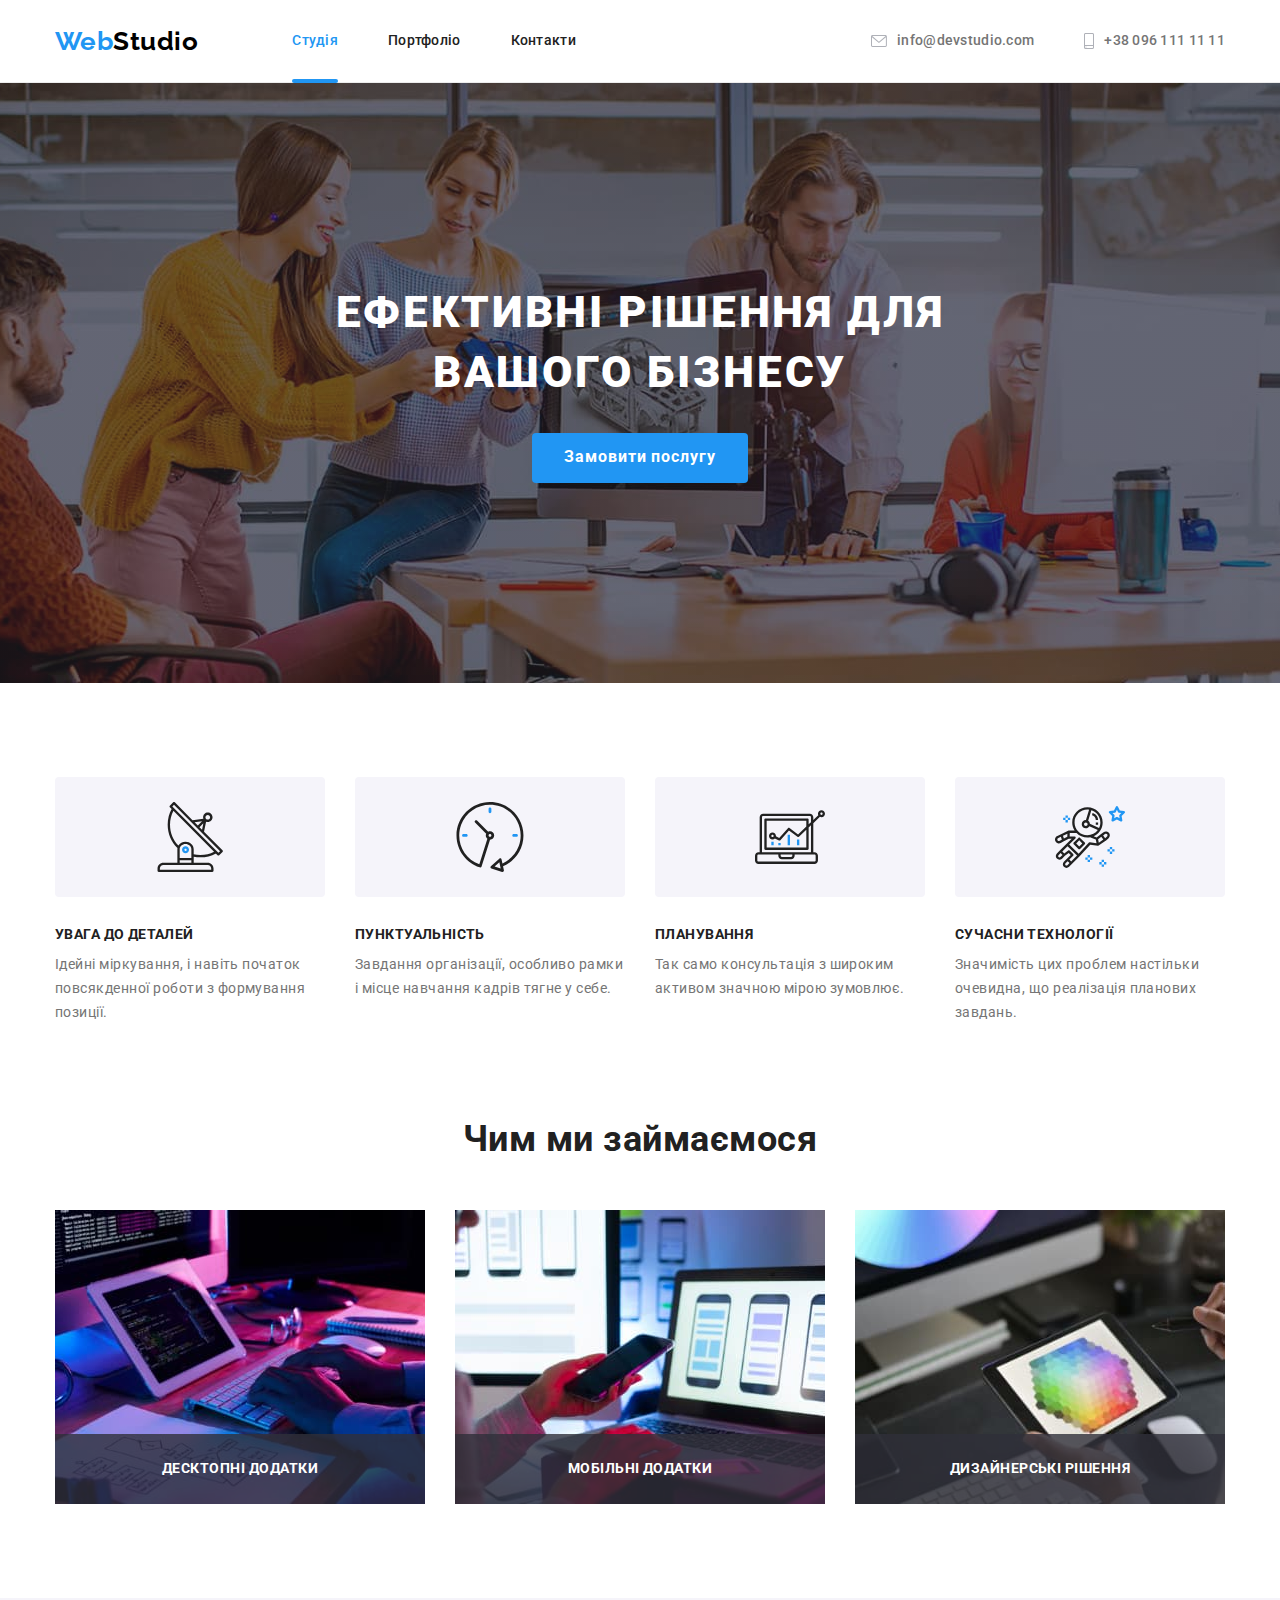
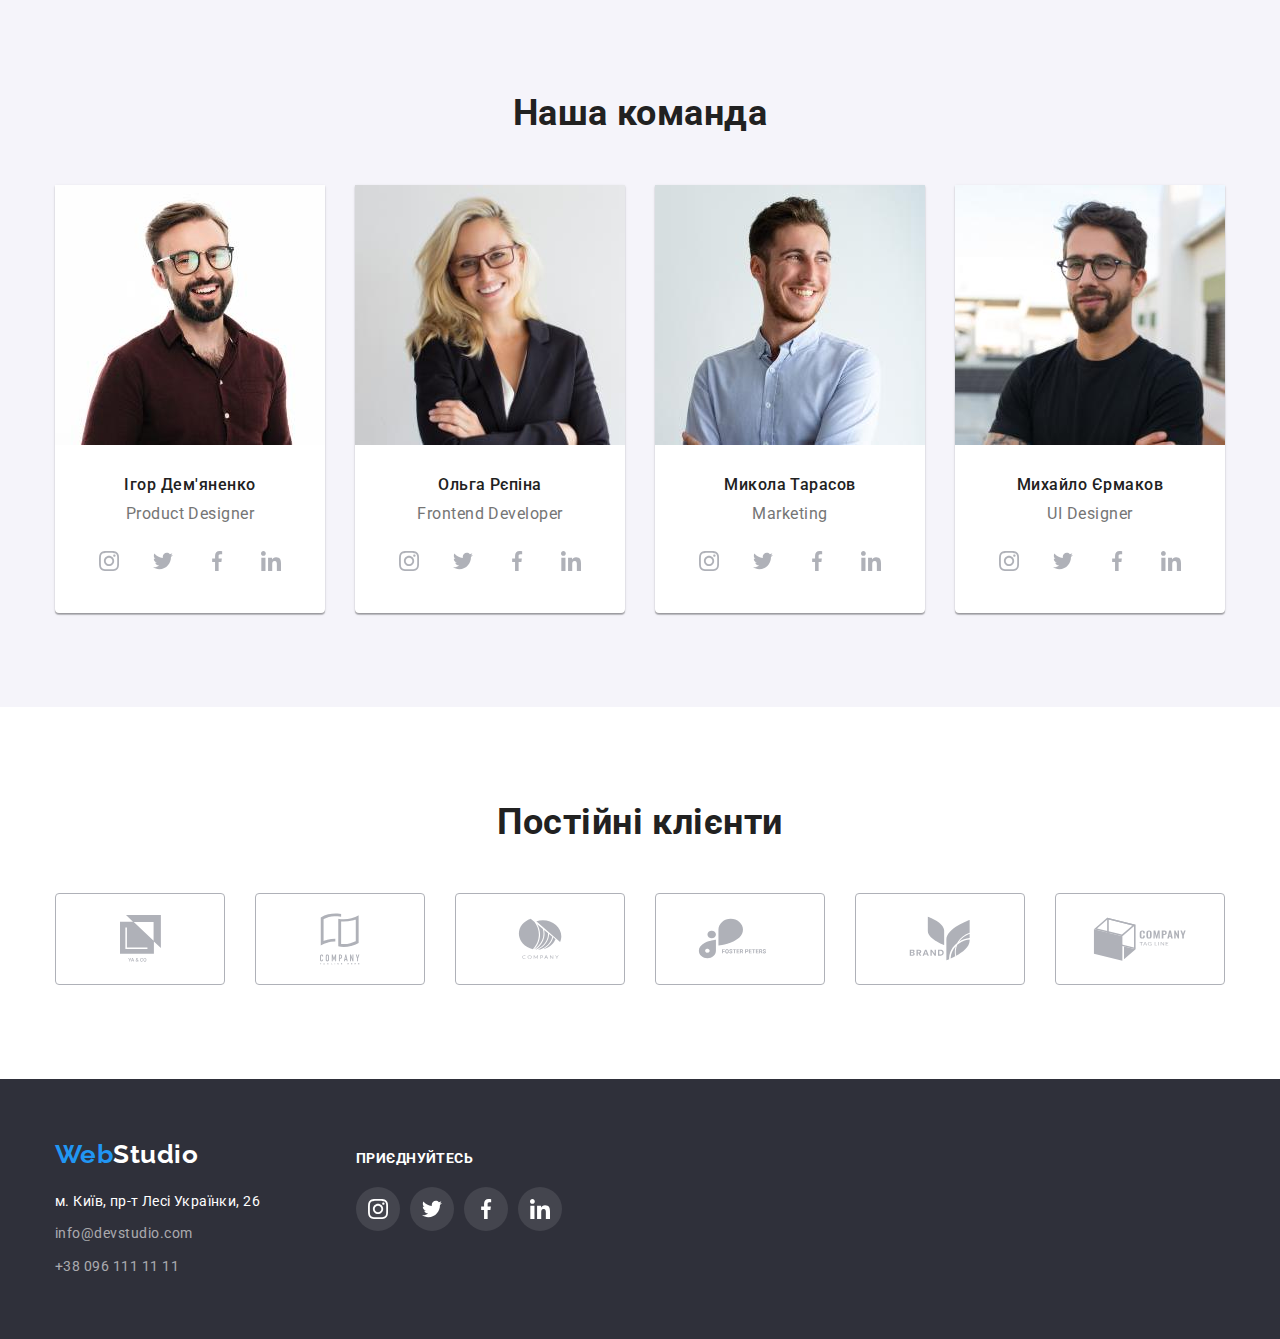
<file: index.html>
<!DOCTYPE html>
<html lang="uk">
  <head>
    <meta charset="UTF-8" />
    <meta http-equiv="X-UA-Compatible" content="IE=edge" />
    <meta name="viewport" content="width=device-width, initial-scale=1.0" />
    <title>WebStudio</title>
    <link rel="preconnect" href="https://fonts.googleapis.com" />
    <link rel="preconnect" href="https://fonts.gstatic.com" crossorigin />
    <link
      href="https://fonts.googleapis.com/css2?family=Raleway:wght@700&family=Roboto:wght@400;500;700;900&display=swap"
      rel="stylesheet"
    />
    <link
      rel="stylesheet"
      href="https://cdnjs.cloudflare.com/ajax/libs/modern-normalize/1.1.0/modern-normalize.min.css"
    />
    <link rel="stylesheet" href="./css/styles.css" />
    <base target="_blank" />
  </head>
  <body class="body">
    <header class="header">
      <div class="container">
        <nav class="main-nav">
          <a class="a-decorat-none" href="./index.html" target="_self"
            ><span class="web-blue">Web</span><span class="studio-black">Studio</span></a
          >
          <ul class="site-nav list">
            <li class="item link-studia">
              <a href="./index.html" target="_self" class="link current">Студія</a>
            </li>
            <li class="item">
              <a href="./portfolio.html" target="_self" class="link">Портфоліо</a>
            </li>
            <li class="item"><a href="#" target="_self" class="link">Контакти</a></li>
          </ul>
          <ul class="auth-nav list">
            <li class="item">
              <a href="mailto:info@devstudio.com" target="_self" class="link">
                <svg class="auth-nav-icon" width="16" height="12">
                  <use href="./images/icons.svg#envelope"></use></svg
                >info@devstudio.com
              </a>
            </li>
            <li class="item">
              <a href="tel:+380961111111" target="_self" class="link"
                ><svg class="auth-nav-icon" width="10" height="16">
                  <use href="./images/icons.svg#smartphone"></use></svg
                >+38 096 111 11 11</a
              >
            </li>
          </ul>
        </nav>
      </div>
    </header>

    <!-- Main -->

    <main>
      <!-- Section замовити послугу -->

      <section class="hero overlay">
        <div class="container">
          <h1 class="hero-title">Ефективні рішення для вашого бізнесу</h1>
          <button type="button" data-modal-open class="button-posluga">Замовити послугу</button>
        </div>
      </section>

      <!-- Section особливости -->

      <section class="features">
        <div class="container">
          <h2 class="title-h2-merits visually-hidden">Наши достоинства</h2>
          <ul class="features-list list">
            <li class="item">
              <div class="item-icon-container" aria-label="антенна">
                <svg class="icon-features" width="70" height="70">
                  <use href="./images/icons.svg#antena"></use>
                </svg>
              </div>
              <h3 class="title-h3-features">Увага до деталей</h3>
              <p class="text-features">
                Ідейні міркування, і навіть початок повсякденної роботи з формування позиції.
              </p>
            </li>
            <li class="item">
              <div class="item-icon-container" aria-label="часы">
                <svg class="icon-features" width="70" height="70">
                  <use href="./images/icons.svg#clock"></use>
                </svg>
              </div>
              <h3 class="title-h3-features">Пунктуальність</h3>
              <p class="text-features">
                Завдання організації, особливо рамки і місце навчання кадрів тягне у себе.
              </p>
            </li>
            <li class="item">
              <div class="item-icon-container" aria-label="диаграмма">
                <svg class="icon-features" width="70" height="70">
                  <use href="./images/icons.svg#diagram"></use>
                </svg>
              </div>
              <h3 class="title-h3-features">Планування</h3>
              <p class="text-features">
                Так само консультація з широким активом значною мірою зумовлює.
              </p>
            </li>
            <li class="item">
              <div class="item-icon-container" aria-label="астронафт">
                <svg class="icon-features" width="70" height="70">
                  <use href="./images/icons.svg#astronaut"></use>
                </svg>
              </div>
              <h3 class="title-h3-features">Сучасни технології</h3>
              <p class="text-features">
                Значимість цих проблем настільки очевидна, що реалізація планових завдань.
              </p>
            </li>
          </ul>
        </div>
      </section>

      <!-- Section Чим ми займаємося -->

      <section class="section-work">
        <div class="container">
          <h2 class="section-title">Чим ми займаємося</h2>
          <ul class="work-list list">
            <li class="item">
              <img
                class="img"
                src="./images/our_work/our_work_1.jpg"
                alt="наша работа 1"
                width="370"
                height="294"
              />
              <div class="work-overlay">
                <p class="text-work-overlay">Десктопні додатки</p>
              </div>
            </li>
            <li class="item">
              <img
                class="img"
                src="./images/our_work/our_work_2.jpg"
                alt="наша работа 2"
                width="370"
                height="294"
              />
              <div class="work-overlay">
                <p class="text-work-overlay">Мобільні додатки</p>
              </div>
            </li>
            <li class="item">
              <img
                class="img"
                src="./images/our_work/our_work_3.jpg"
                alt="наша работа 3"
                width="370"
                height="294"
              />
              <div class="work-overlay">
                <p class="text-work-overlay">Дизайнерські рішення</p>
              </div>
            </li>
          </ul>
        </div>
      </section>

      <!-- Section Наша команда -->
      <section class="section-team">
        <div class="container">
          <h2 class="title-h2-team">Наша команда</h2>
          <ul class="list team-list">
            <li class="member-team">
              <img
                class="img"
                src="./images/our_team/img_team_1.jpg"
                alt="фото работников 1"
                width="270"
                height="260"
              />
              <h3 class="employee-name">Ігор Дем'яненко</h3>
              <p class="duty">Product Designer</p>
              <ul class="social-icon-container list">
                <li class="social-item" aria-label="инстаграмм">
                  <a href="https://www.instagram.com/" class="social-link">
                    <svg class="social-icon">
                      <use href="./images/icons.svg#instagram"></use>
                    </svg>
                  </a>
                </li>
                <li class="social-item" aria-label="твиттер">
                  <a href="https://twitter.com/" class="social-link">
                    <svg class="social-icon">
                      <use href="./images/icons.svg#twitter"></use>
                    </svg>
                  </a>
                </li>
                <li class="social-item" aria-label="фэйсбук">
                  <a href="https://www.facebook.com/" class="social-link">
                    <svg class="social-icon">
                      <use href="./images/icons.svg#facebook"></use>
                    </svg>
                  </a>
                </li>
                <li class="social-item" aria-label="линкедин">
                  <a href="https://www.linkedin.com/" class="social-link">
                    <svg class="social-icon">
                      <use href="./images/icons.svg#linkedin"></use>
                    </svg>
                  </a>
                </li>
              </ul>
            </li>
            <li class="member-team">
              <img
                class="img"
                src="./images/our_team/img_team_2.jpg"
                alt="фото работников 2"
                width="270"
                height="260"
              />
              <h3 class="employee-name">Ольга Рєпіна</h3>
              <p class="duty">Frontend Developer</p>
              <ul class="social-icon-container list">
                <li class="social-item" aria-label="инстаграмм">
                  <a href="https://www.instagram.com/" class="social-link">
                    <svg class="social-icon">
                      <use href="./images/icons.svg#instagram"></use>
                    </svg>
                  </a>
                </li>
                <li class="social-item" aria-label="твиттер">
                  <a href="https://twitter.com/" class="social-link">
                    <svg class="social-icon">
                      <use href="./images/icons.svg#twitter"></use>
                    </svg>
                  </a>
                </li>
                <li class="social-item" aria-label="фэйсбук">
                  <a href="https://www.facebook.com/" class="social-link">
                    <svg class="social-icon">
                      <use href="./images/icons.svg#facebook"></use>
                    </svg>
                  </a>
                </li>
                <li class="social-item" aria-label="линкедин">
                  <a href="https://www.linkedin.com/" class="social-link">
                    <svg class="social-icon">
                      <use href="./images/icons.svg#linkedin"></use>
                    </svg>
                  </a>
                </li>
              </ul>
            </li>
            <li class="member-team">
              <img
                class="img"
                src="./images/our_team/img_team_3.jpg"
                alt="фото работников 3"
                width="270"
                height="260"
              />
              <h3 class="employee-name">Микола Тарасов</h3>
              <p class="duty">Marketing</p>
              <ul class="social-icon-container list">
                <li class="social-item" aria-label="инстаграмм">
                  <a href="https://www.instagram.com/" class="social-link">
                    <svg class="social-icon">
                      <use href="./images/icons.svg#instagram"></use>
                    </svg>
                  </a>
                </li>
                <li class="social-item" aria-label="твиттер">
                  <a href="https://twitter.com/" class="social-link">
                    <svg class="social-icon">
                      <use href="./images/icons.svg#twitter"></use>
                    </svg>
                  </a>
                </li>
                <li class="social-item" aria-label="фэйсбук">
                  <a href="https://www.facebook.com/" class="social-link">
                    <svg class="social-icon">
                      <use href="./images/icons.svg#facebook"></use>
                    </svg>
                  </a>
                </li>
                <li class="social-item" aria-label="линкедин">
                  <a href="https://www.linkedin.com/" class="social-link">
                    <svg class="social-icon">
                      <use href="./images/icons.svg#linkedin"></use>
                    </svg>
                  </a>
                </li>
              </ul>
            </li>
            <li class="member-team">
              <img
                class="img"
                src="./images/our_team/img_team_4.jpg"
                alt="фото работников 4"
                width="270"
                height="260"
              />
              <h3 class="employee-name">Михайло Єрмаков</h3>
              <p class="duty">UI Designer</p>
              <ul class="social-icon-container list">
                <li class="social-item" aria-label="инстаграмм">
                  <a href="https://www.instagram.com/" class="social-link">
                    <svg class="social-icon">
                      <use href="./images/icons.svg#instagram"></use>
                    </svg>
                  </a>
                </li>
                <li class="social-item" aria-label="твиттер">
                  <a href="https://twitter.com/" class="social-link">
                    <svg class="social-icon">
                      <use href="./images/icons.svg#twitter"></use>
                    </svg>
                  </a>
                </li>
                <li class="social-item" aria-label="фэйсбук">
                  <a href="https://www.facebook.com/" class="social-link">
                    <svg class="social-icon">
                      <use href="./images/icons.svg#facebook"></use>
                    </svg>
                  </a>
                </li>
                <li class="social-item" aria-label="линкедин">
                  <a href="https://www.linkedin.com/" class="social-link">
                    <svg class="social-icon">
                      <use href="./images/icons.svg#linkedin"></use>
                    </svg>
                  </a>
                </li>
              </ul>
            </li>
          </ul>
        </div>
      </section>

      <!-- Постійні клієнти -->

      <section class="clients-section">
        <div class="container">
          <h2 class="clients-title">Постійні клієнти</h2>
          <ul class="clients-container list">
            <li class="clients-border">
              <a href="#" class="clients-link">
                <svg class="clients-icon" width="41" height="47">
                  <use href="./images/icons.svg#yaco"></use>
                </svg>
              </a>
            </li>
            <li class="clients-border">
              <a href="#" class="clients-link">
                <svg class="clients-icon" width="40" height="52">
                  <use href="./images/icons.svg#tagline"></use>
                </svg>
              </a>
            </li>
            <li class="clients-border">
              <a href="#" class="clients-link">
                <svg class="clients-icon" width="44" height="41">
                  <use href="./images/icons.svg#company"></use>
                </svg>
              </a>
            </li>
            <li class="clients-border">
              <a href="#" class="clients-link">
                <svg class="clients-icon" width="85" height="41">
                  <use href="./images/icons.svg#fosterpeters"></use>
                </svg>
              </a>
            </li>
            <li class="clients-border">
              <a href="#" class="clients-link">
                <svg class="clients-icon" width="62" height="45">
                  <use href="./images/icons.svg#brand"></use>
                </svg>
              </a>
            </li>
            <li class="clients-border">
              <a href="#" class="clients-link">
                <svg class="clients-icon" width="94" height="44">
                  <use href="./images/icons.svg#kubetagline"></use>
                </svg>
              </a>
            </li>
          </ul>
        </div>
      </section>
    </main>

    <!-- Section footer -->
    <footer class="footer">
      <div class="container footer-container">
        <div class="footer-left">
          <a class="logo-footer" href="./index.html"
            ><span class="web-blue">Web</span><span class="studio-white">Studio</span></a
          >
          <address class="address">
            <ul class="list-address list">
              <li class="address-item">
                <a href="https://goo.gl/maps/aHLX3dHFxkXvWkit7" class="location"
                  >м. Київ, пр-т Лесі Українки, 26</a
                >
              </li>
              <li class="address-item">
                <a href="mailto:info@devstudio.com" target="_self" class="address-mail"
                  >info@devstudio.com</a
                >
              </li>
              <li class="address-item">
                <a href="tel:+380961111111" target="_self" class="address-tel">+38 096 111 11 11</a>
              </li>
            </ul>
          </address>
        </div>
        <div class="footer-right">
          <p class="paragraph-footer-right">приєднуйтесь</p>

          <ul class="social-icon-container list">
            <li class="social-item" aria-label="инстаграмм">
              <a href="https://www.instagram.com/" class="social-link social-link-footer">
                <svg class="social-icon social-icon-footer">
                  <use href="./images/icons.svg#instagram"></use>
                </svg>
              </a>
            </li>
            <li class="social-item" aria-label="твиттер">
              <a href="https://twitter.com/" class="social-link social-link-footer">
                <svg class="social-icon social-icon-footer">
                  <use href="./images/icons.svg#twitter"></use>
                </svg>
              </a>
            </li>
            <li class="social-item" aria-label="фэйсбук">
              <a href="https://www.facebook.com/" class="social-link social-link-footer">
                <svg class="social-icon social-icon-footer">
                  <use href="./images/icons.svg#facebook"></use>
                </svg>
              </a>
            </li>
            <li class="social-item" aria-label="линкедин">
              <a href="https://www.linkedin.com/" class="social-link social-link-footer">
                <svg class="social-icon social-icon-footer">
                  <use href="./images/icons.svg#linkedin"></use>
                </svg>
              </a>
            </li>
          </ul>
        </div>
      </div>
      <div class="backdrop is-hidden" data-modal>
        <div class="modal">
          <button class="modal-close-btn" data-modal-close>
            <svg class="modal-close-icon" width="18" height="18">
              <use href="./images/icons.svg#close-black"></use>
            </svg>
          </button>
        </div>
      </div>
    </footer>
    <script src="./js/modal.js"></script>
  </body>
</html>
</file>
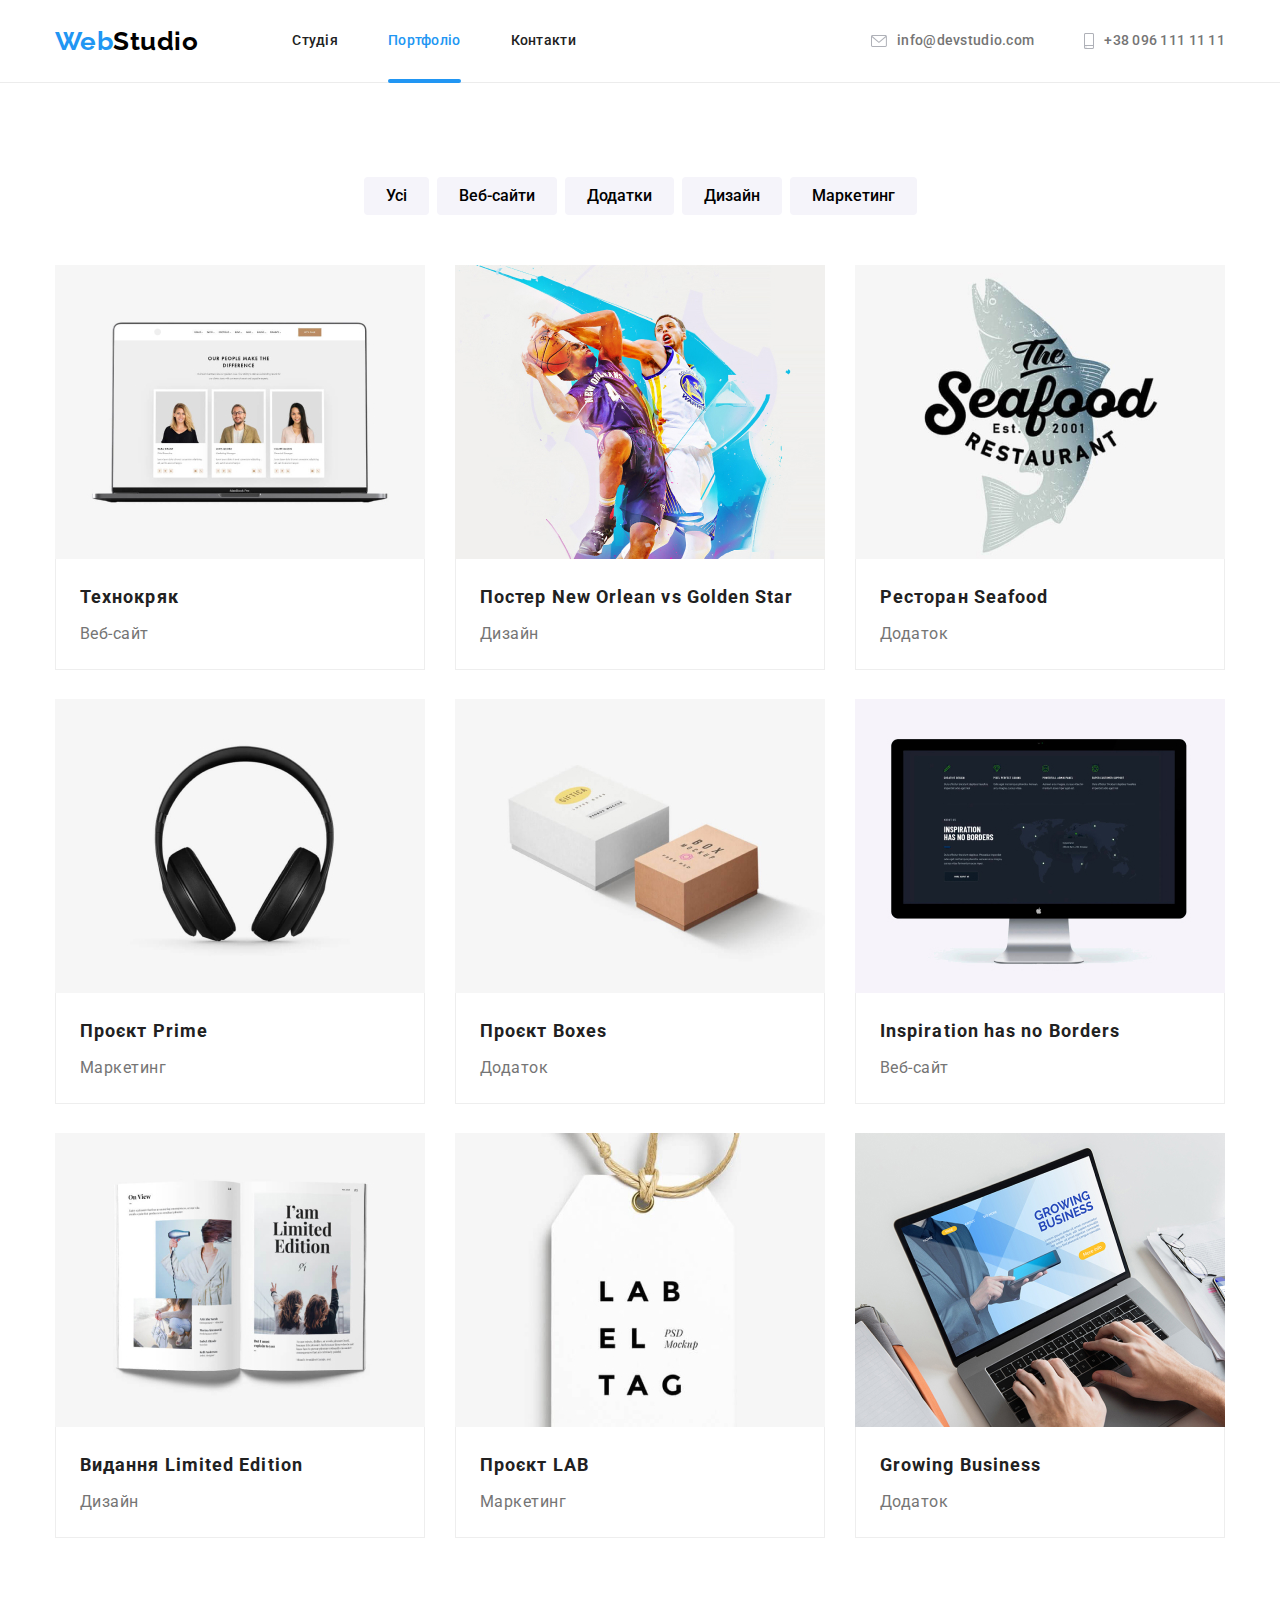
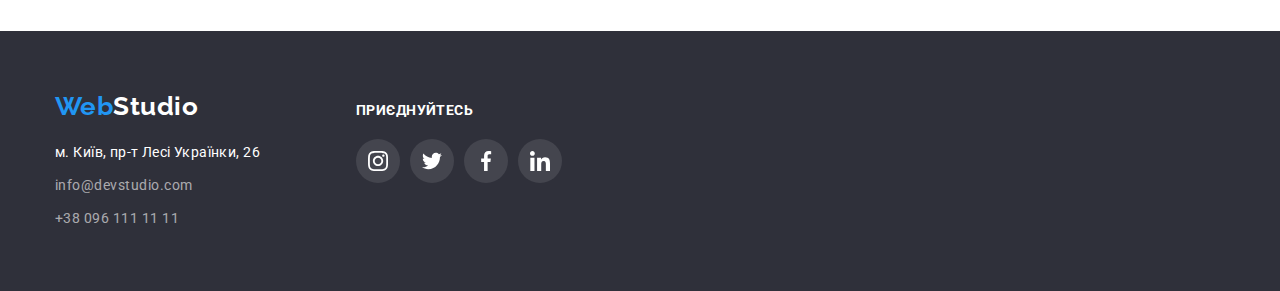
<file: portfolio.html>
<!DOCTYPE html>
<html lang="uk">
  <head>
    <meta charset="UTF-8" />
    <meta http-equiv="X-UA-Compatible" content="IE=edge" />
    <meta name="viewport" content="width=device-width, initial-scale=1.0" />
    <title>Portfolio</title>
    <link rel="preconnect" href="https://fonts.googleapis.com" />
    <link rel="preconnect" href="https://fonts.gstatic.com" crossorigin />
    <link
      href="https://fonts.googleapis.com/css2?family=Raleway:wght@700&family=Roboto:wght@400;500;700;900&display=swap"
      rel="stylesheet"
    />
    <link
      rel="stylesheet"
      href="https://cdnjs.cloudflare.com/ajax/libs/modern-normalize/1.1.0/modern-normalize.min.css"
    />
    <link rel="stylesheet" href="./css/styles.css" />
  </head>
  <body class="body">
    <header class="header">
      <div class="container">
        <nav class="main-nav">
          <a class="a-decorat-none" href="./index.html" target="_self"
            ><span class="web-blue">Web</span><span class="studio-black">Studio</span></a
          >
          <ul class="site-nav list">
            <li class="item"><a href="./index.html" target="_self" class="link">Студія</a></li>
            <li class="item link-portfolio">
              <a href="./portfolio.html" target="_self" class="link current">Портфоліо</a>
            </li>
            <li class="item link-contacts"><a href="#" target="_self" class="link">Контакти</a></li>
          </ul>
          <ul class="auth-nav list">
            <li class="item">
              <a href="mailto:info@devstudio.com" target="_self" class="link">
                <svg class="auth-nav-icon" width="16" height="12">
                  <use href="./images/icons.svg#envelope"></use></svg
                >info@devstudio.com
              </a>
            </li>
            <li class="item">
              <a href="tel:+380961111111" target="_self" class="link"
                ><svg class="auth-nav-icon" width="10" height="16">
                  <use href="./images/icons.svg#smartphone"></use></svg
                >+38 096 111 11 11</a
              >
            </li>
          </ul>
        </nav>
      </div>
    </header>

    <!-- Main -->
    <main>
      <section class="section-sort-buttons">
        <div class="container">
          <h1 class="visually-hidden">Portfolio</h1>
          <ul class="list port-buttons">
            <li class="item-sort"><button type="button" class="sort">Усі</button></li>
            <li class="item-sort"><button type="button" class="sort">Веб-сайти</button></li>
            <li class="item-sort"><button type="button" class="sort">Додатки</button></li>
            <li class="item-sort"><button type="button" class="sort">Дизайн</button></li>
            <li class="item-sort"><button type="button" class="sort">Маркетинг</button></li>
          </ul>
          <ul class="list portfolio-cards">
            <li class="portfolio-items">
              <div class="cards-overlay-container">
                <div class="portfolio-card-overlay">
                  <p class="portfolio-card-overlay-text">
                    Ресурс пропонує комплексні пропозиції з різним рівнем функціоналу та сервісів.
                    Все це дозволить відвідувачу отримати вичерпні відомості про компанію чи
                    приватну особу.
                  </p>
                </div>
                <a class="portfolio-card-effects" href=""
                ><img
                  class="img"
                  src="./images/portfolio/img_port_1.jpg"
                  alt="технокряк изображение"
                  width="370"
                  height="294"
                />
              </div>
                <div class="card-caption">
                  <h2 class="title-portf">Технокряк</h2>
                  <p class="text-portf">Веб-сайт</p>
                </div></a
              >
            </li>
            <li class="portfolio-items">
              <div class="cards-overlay-container">
                <div class="portfolio-card-overlay">
                  <p class="portfolio-card-overlay-text">
                    Ресурс пропонує комплексні пропозиції з різним рівнем функціоналу та сервісів.
                    Все це дозволить відвідувачу отримати вичерпні відомості про компанію чи
                    приватну особу.
                  </p>
                </div>
                <a class="portfolio-card-effects" href=""
                ><img
                  class="img"
                  src="./images/portfolio/img_port_2.jpg"
                  alt="постер new orlean vs golden star изображение"
                  width="370"
                  height="294"
                />
                </div>
                <div class="card-caption">
                  <h2 class="title-portf">Постер New Orlean vs Golden Star</h2>
                  <p class="text-portf">Дизайн</p>
                </div></a
              >
            </li>
            <li class="portfolio-items">
              <div class="cards-overlay-container">
                <div class="portfolio-card-overlay">
                  <p class="portfolio-card-overlay-text">
                    Ресурс пропонує комплексні пропозиції з різним рівнем функціоналу та сервісів.
                    Все це дозволить відвідувачу отримати вичерпні відомості про компанію чи
                    приватну особу.
                  </p>
                </div>
                <a class="portfolio-card-effects" href=""
                ><img
                  class="img"
                  src="./images/portfolio/img_port_3.jpg"
                  alt="ресторан seafood изображение"
                  width="370"
                  height="294"
                />
                </div>
                <div class="card-caption">
                  <h2 class="title-portf">Ресторан Seafood</h2>
                  <p class="text-portf">Додаток</p>
                </div></a
              >
            </li>
            <li class="portfolio-items">
              <div class="cards-overlay-container">
                <div class="portfolio-card-overlay">
                  <p class="portfolio-card-overlay-text">
                    Ресурс пропонує комплексні пропозиції з різним рівнем функціоналу та сервісів.
                    Все це дозволить відвідувачу отримати вичерпні відомості про компанію чи
                    приватну особу.
                  </p>
                </div>
                <a class="portfolio-card-effects" href=""
                ><img
                  class="img"
                  src="./images/portfolio/img_port_4.jpg"
                  alt="проєкт prime изображение"
                  width="370"
                  height="294"
                />
                </div>
                <div class="card-caption">
                  <h2 class="title-portf">Проєкт Prime</h2>
                  <p class="text-portf">Маркетинг</p>
                </div></a
              >
            </li>
            <li class="portfolio-items">
              <div class="cards-overlay-container">
                <div class="portfolio-card-overlay">
                  <p class="portfolio-card-overlay-text">
                    Ресурс пропонує комплексні пропозиції з різним рівнем функціоналу та сервісів.
                    Все це дозволить відвідувачу отримати вичерпні відомості про компанію чи
                    приватну особу.
                  </p>
                </div>
                <a class="portfolio-card-effects" href=""
                ><img
                  class="img"
                  src="./images/portfolio/img_port_5.jpg"
                  alt="проєкт boxes изображение"
                  width="370"
                  height="294"
                />
                </div>
                <div class="card-caption">
                  <h2 class="title-portf">Проєкт Boxes</h2>
                  <p class="text-portf">Додаток</p>
                </div></a
              >
            </li>
            <li class="portfolio-items">
              <div class="cards-overlay-container">
                <div class="portfolio-card-overlay">
                  <p class="portfolio-card-overlay-text">
                    Ресурс пропонує комплексні пропозиції з різним рівнем функціоналу та сервісів.
                    Все це дозволить відвідувачу отримати вичерпні відомості про компанію чи
                    приватну особу.
                  </p>
                </div>
                <a class="portfolio-card-effects" href=""
                ><img
                  class="img"
                  src="./images/portfolio/img_port_6.jpg"
                  alt="inspiration has no borders изображение"
                  width="370"
                  height="294"
                />
                </div>
                <div class="card-caption">
                  <h2 class="title-portf">Inspiration has no Borders</h2>
                  <p class="text-portf">Веб-сайт</p>
                </div></a
              >
            </li>
            <li class="portfolio-items">
              <div class="cards-overlay-container">
                <div class="portfolio-card-overlay">
                  <p class="portfolio-card-overlay-text">
                    Ресурс пропонує комплексні пропозиції з різним рівнем функціоналу та сервісів.
                    Все це дозволить відвідувачу отримати вичерпні відомості про компанію чи
                    приватну особу.
                  </p>
                </div>
                <a class="portfolio-card-effects" href=""
                ><img
                  class="img"
                  src="./images/portfolio/img_port_7.jpg"
                  alt="видання limited edition изображение"
                  width="370"
                  height="294"
                />
                </div>
                <div class="card-caption">
                  <h2 class="title-portf">Видання Limited Edition</h2>
                  <p class="text-portf">Дизайн</p>
                </div></a
              >
            </li>
            <li class="portfolio-items">
              <div class="cards-overlay-container">
                <div class="portfolio-card-overlay">
                  <p class="portfolio-card-overlay-text">
                    Ресурс пропонує комплексні пропозиції з різним рівнем функціоналу та сервісів.
                    Все це дозволить відвідувачу отримати вичерпні відомості про компанію чи
                    приватну особу.
                  </p>
                </div>
                <a class="portfolio-card-effects" href=""
                ><img
                  class="img"
                  src="./images/portfolio/img_port_8.jpg"
                  alt="проєкт LAB изображение"
                  width="370"
                  height="294"
                />
                </div>
                <div class="card-caption">
                  <h2 class="title-portf">Проєкт LAB</h2>
                  <p class="text-portf">Маркетинг</p>
                </div></a
              >
            </li>
            <li class="portfolio-items">
              <div class="cards-overlay-container">
                <div class="portfolio-card-overlay">
                  <p class="portfolio-card-overlay-text">
                    Ресурс пропонує комплексні пропозиції з різним рівнем функціоналу та сервісів.
                    Все це дозволить відвідувачу отримати вичерпні відомості про компанію чи
                    приватну особу.
                  </p>
                </div>
                <a class="portfolio-card-effects" href=""
                ><img
                  class="img"
                  src="./images/portfolio/img_port_9.jpg"
                  alt="growing business изображение"
                  width="370"
                  height="294"
                />
                </div>
                <div class="card-caption">
                  <h2 class="title-portf">Growing Business</h2>
                  <p class="text-portf">Додаток</p>
                </div></a
              >
            </li>
          </ul>
        </div>
      </section>
    </main>

    <!-- Section footer -->
    <footer class="footer">
      <div class="container footer-container">
        <div class="footer-left">
          <a class="logo-footer" href="./index.html"
            ><span class="web-blue">Web</span><span class="studio-white">Studio</span></a
          >
          <address class="address">
            <ul class="list-address list">
              <li class="address-item">
                <a href="https://goo.gl/maps/aHLX3dHFxkXvWkit7" class="location"
                  >м. Київ, пр-т Лесі Українки, 26</a
                >
              </li>
              <li class="address-item">
                <a href="mailto:info@devstudio.com" target="_self" class="address-mail"
                  >info@devstudio.com</a
                >
              </li>
              <li class="address-item">
                <a href="tel:+380961111111" target="_self" class="address-tel">+38 096 111 11 11</a>
              </li>
            </ul>
          </address>
        </div>
        <div class="footer-right">
          <p class="paragraph-footer-right">приєднуйтесь</p>

          <ul class="social-icon-container list">
            <li class="social-item" aria-label="инстаграмм">
              <a href="https://www.instagram.com/" class="social-link social-link-footer">
                <svg class="social-icon social-icon-footer">
                  <use href="./images/icons.svg#instagram"></use>
                </svg>
              </a>
            </li>
            <li class="social-item" aria-label="твиттер">
              <a href="https://twitter.com/" class="social-link social-link-footer">
                <svg class="social-icon social-icon-footer">
                  <use href="./images/icons.svg#twitter"></use>
                </svg>
              </a>
            </li>
            <li class="social-item" aria-label="фэйсбук">
              <a href="https://www.facebook.com/" class="social-link social-link-footer">
                <svg class="social-icon social-icon-footer">
                  <use href="./images/icons.svg#facebook"></use>
                </svg>
              </a>
            </li>
            <li class="social-item" aria-label="линкедин">
              <a href="https://www.linkedin.com/" class="social-link social-link-footer">
                <svg class="social-icon social-icon-footer">
                  <use href="./images/icons.svg#linkedin"></use>
                </svg>
              </a>
            </li>
          </ul>
        </div>
      </div>
    </footer>
  </body>
</html>
</file>
<file: css/styles.css>
html {
  box-sizing: border-box;
}

*,
*::before,
*::after {
  box-sizing: inherit;
}

h1,
h2,
h3,
h4,
h5,
h6,
p,
ul,
li,
ol {
  margin: 0;
  padding: 0;
}

:root {
  --background-color-primary: #fff;
  --background-color-secondary: #f5f4fa;
  --font-family: #757575;
  --title-text-color: #212121;
  --accent-color: #2196f3;
  --white-color: #ffffff;
  --white-color-60: rgba(255, 255, 255, 0.6);
  --studio-logo: #000000;
  --background-hero-footer: #2f303a;
  --color-social-media-links: #afb1b8;
}

.body {
  color: var(--font-family);
  font-family: Roboto, sans-serif;
  letter-spacing: 0.03em;
  background-color: var(--background-color-primary);
}

/* Утилы */

.list {
  list-style: none;
}

.header {
  border-bottom: 1px solid #ececec;
}

.img {
  display: block;
  max-width: 100%;
  height: auto;
}

/* Logo */

.container {
  width: 1200px;
  padding-left: 15px;
  padding-right: 15px;
  margin: 0 auto;
}

.main-nav {
  display: flex;
  align-items: center;
  background-color: var(--background-color-primary);
}

.web-blue,
.studio-black,
.studio-white {
  color: var(--accent-color);
  font-family: Raleway, sans-serif;
  font-weight: 700;
  font-size: 26px;
  line-height: 1.19;
  text-decoration: none;
}

.a-decorat-none {
  text-decoration: none;
}

.studio-black {
  color: var(--studio-logo);
}

/* site-nav and auth-nav*/

.link-studia::after {
  content: '';
  position: absolute;
  left: 0;
  bottom: 0;
  transform: translate(0, 1px);
  width: 100%;
  height: 4px;
  background: var(--accent-color);
  border-radius: 60px;
}

.link.current.current {
  position: relative;
  color: var(--accent-color);
}

.link-portfolio::after {
  content: '';
  position: absolute;
  left: 0;
  bottom: 0;
  transform: translate(0, 1px);
  width: 100%;
  height: 4px;
  background: var(--accent-color);
  border-radius: 60px;
}

/* .link-contacts::after {
  content: '';
  position: absolute;
  left: 0;
  bottom: 0;
  transform: translate(0, 1px);
  width: 100%;
  height: 4px;
  background: var(--accent-color);
  border-radius: 60px;
} */

.site-nav {
  display: flex;
  margin-left: 94px;
}

.site-nav .item + .item {
  margin-left: 50px;
}

.auth-nav {
  display: flex;
  margin-left: auto;
  margin-right: 0;
}
.auth-nav .item + .item {
  margin-left: 50px;
}

.site-nav .link,
.auth-nav .link {
  color: var(--title-text-color);
  font-family: inherit;
  font-weight: 500;
  font-size: 14px;
  line-height: 1.14;
  letter-spacing: 0.02em;
  text-decoration-line: none;
  cursor: pointer;
}

.auth-nav-icon {
  display: inline-flex;
  fill: var(--color-social-media-links);
  margin-right: 10px;
}

.site-nav .link {
  display: block;
  padding-top: 33px;
  padding-bottom: 33px;
  align-items: center;
}

.auth-nav .link {
  display: flex;
  color: var(--font-family);
  padding-top: 32px;
  padding-bottom: 32px;
  align-items: center;
}

.link,
.auth-nav-icon {
  transition-property: color, fill;
  transition-duration: 250ms;
  transition-timing-function: cubic-bezier(0.4, 0, 0.2, 1);
}

.site-nav .link:hover,
.site-nav .link:focus,
.auth-nav .link:hover,
.auth-nav .link:focus {
  color: var(--accent-color);
  text-decoration-line: none;
}

.link:hover .auth-nav-icon,
.link:focus .auth-nav-icon {
  fill: var(--accent-color);
}

/* Section замовити послугу button */

.hero {
  background-color: var(--background-hero-footer);
  padding-top: 200px;
  padding-bottom: 200px;
  text-align: center;
}

/* Overlay */

.overlay {
  max-width: 1600px;
  min-height: 600px;
  margin-left: auto;
  margin-right: auto;
  background-image: linear-gradient(to right, rgba(47, 48, 58, 0.4), rgba(47, 48, 58, 0.4)),
    url(../images/main_image/main-img.jpg);
  background-repeat: no-repeat;
  background-position: center;
  background-size: cover;
}

.hero-title {
  color: var(--white-color);
  font-family: 'Roboto';
  font-weight: 900;
  font-size: 44px;
  line-height: 1.36;
  letter-spacing: 0.06em;
  text-transform: uppercase;
  width: 696px;
  margin-left: auto;
  margin-right: auto;
}

.button-posluga {
  color: var(--white-color);
  background-color: var(--accent-color);
  font-family: 'Roboto';
  font-weight: 700;
  font-size: 16px;
  line-height: 1.9;
  letter-spacing: 0.06em;
  cursor: pointer;
  min-width: 216px;
  height: 50px;
  margin-top: 30px;
  border: none;
  border-radius: 4px;
  transition-property: background-color;
  transition-duration: 250ms;
  transition-timing-function: cubic-bezier(0.4, 0, 0.2, 1);
}

.button-posluga:hover,
.button-posluga:focus {
  background-color: #188ce8;
}

.backdrop {
  position: fixed;
  top: 0;
  left: 0;
  width: 100%;
  height: 100%;
  background-color: rgba(0, 0, 0, 0.2);
  z-index: 50;
  transition: opacity, visibility;
  transition-duration: 250ms;
  transition-timing-function: cubic-bezier(0.4, 0, 0.2, 1);
}

.backdrop.is-hidden {
  visibility: hidden;
  opacity: 0;
  pointer-events: none;
}

.modal {
  position: absolute;
  top: 50%;
  left: 50%;
  transform: translate(-50%, -50%);
  display: flex;
  justify-content: right;
  width: 528px;
  height: 581px;
  background-color: var(--white-color);
  box-shadow: 0px 1px 3px rgba(0, 0, 0, 0.12), 0px 1px 1px rgba(0, 0, 0, 0.14),
    0px 2px 1px rgba(0, 0, 0, 0.2);
  border-radius: 4px;
}

.modal-close-btn {
  position: absolute;
  display: flex;
  justify-content: center;
  align-items: center;
  width: 30px;
  height: 30px;
  top: 8px;
  right: 8px;
  border-radius: 50%;
  border: 1px solid rgba(0, 0, 0, 0.1);
  background-color: transparent;
  padding: 0;
  cursor: pointer;
}

/* <!-- Section особливости --> */

.features {
  padding-top: 94px;
}

.item-icon-container {
  display: flex;
  background-color: var(--background-color-secondary);
  height: 120px;
  border-radius: 4px;
  margin-bottom: 30px;
  justify-content: center;
  align-items: center;
}

.features-list {
  display: flex;
  gap: 30px;
}

.features-list .item {
  width: 270px;
}

.features > .title-h2-merits {
  color: var(--title-text-color);
  font-weight: 700;
  font-size: 36px;
  line-height: 1.17;
  text-align: center;
}

.visually-hidden {
  position: absolute;
  white-space: nowrap;
  width: 1px;
  height: 1px;
  overflow: hidden;
  border: 0;
  padding: 0;
  clip: rect(0 0 0 0);
  clip-path: inset(50%);
  margin: -1px;
}

.title-h3-features {
  color: var(--title-text-color);
  font-weight: 700;
  font-size: 14px;
  line-height: 1.14;
  letter-spacing: 0.03em;
  text-transform: uppercase;
  margin-bottom: 10px;
}

.features .text-features {
  color: var(--font-family);
  font-size: 14px;
  line-height: 1.7;
}

/* Section Чим ми займаємося и h2 наша команда */

.section-work {
  padding-top: 94px;
  padding-bottom: 94px;
}

.work-list {
  display: flex;
  flex-direction: row;
  margin-left: auto;
  gap: 30px;
}

.section-title {
  color: var(--title-text-color);
  font-weight: 700;
  font-size: 36px;
  line-height: 1.17;
  display: flex;
  justify-content: center;
  margin-left: auto;
  margin-right: auto;
  margin-bottom: 50px;
}

.item {
  position: relative;
}

.work-overlay {
  position: absolute;
  display: flex;
  height: 70px;
  width: 100%;
  bottom: 0;
  left: 0;
  background-color: rgba(47, 48, 58, 0.8);
}

.text-work-overlay {
  display: flex;
  font-family: 'Roboto';
  font-weight: 700;
  font-size: 14px;
  line-height: 1.14;
  text-transform: uppercase;
  color: var(--white-color);
  width: 100%;
  justify-content: center;
  align-items: center;
}

/* Section Наша команда */

.section-team {
  background-color: var(--background-color-secondary);
  padding-top: 94px;
  padding-bottom: 94px;
  text-align: center;
}

.title-h2-team {
  color: var(--title-text-color);
  font-weight: 700;
  font-size: 36px;
  line-height: 1.17;
  margin-left: auto;
  margin-right: auto;
  margin-bottom: 50px;
}

.team-list {
  display: flex;
  margin-left: auto;
  margin-right: auto;
  gap: 30px;
}

.member-team {
  background-color: var(--background-color-primary);
  width: 270px;
  border-radius: 0px 0px 4px 4px;
  box-shadow: 0px 1px 3px rgba(0, 0, 0, 0.12), 0px 1px 1px rgba(0, 0, 0, 0.14),
    0px 2px 1px rgba(0, 0, 0, 0.2);
}

.employee-name {
  color: var(--title-text-color);
  font-weight: 500;
  font-size: 16px;
  line-height: 1.19;
  text-align: center;
  margin: 30px auto 10px auto;
}

.duty {
  color: var(--font-family);
  font-size: 16px;
  line-height: 1.19;
  text-align: center;
  vertical-align: middle;
  margin-bottom: 16px;
}

.social-icon-container {
  display: flex;
  justify-content: center;
  margin-bottom: 30px;
  gap: 10px;
}

.social-item {
  width: 44px;
  height: 44px;
}

.social-link {
  display: flex;
  justify-content: center;
  align-items: center;
  fill: var(--color-social-media-links);
  background-color: var(--white-color);
  border-radius: 50%;
  width: 100%;
  height: 100%;
  transition-property: background-color, fill;
  transition-duration: 250ms;
  transition-timing-function: cubic-bezier(0.4, 0, 0.2, 1);
}

.social-link:hover {
  background-color: var(--accent-color);
  fill: var(--white-color);
}

.social-link:focus {
  background-color: var(--accent-color);
  fill: var(--white-color);
}

.social-icon {
  width: 20px;
  height: 20px;
}

.clients-section {
  padding-top: 94px;
  padding-bottom: 94px;
}

.clients-title {
  font-family: 'Roboto';
  font-weight: 700;
  font-size: 36px;
  line-height: 42px;
  color: var(--title-text-color);
  text-align: center;
  margin-bottom: 50px;
}

.clients-container {
  display: flex;
  gap: 30px;
}

.clients-link {
  display: flex;
  justify-content: center;
  align-items: center;
  width: 170px;
  height: 92px;
  border: 1px solid var(--color-social-media-links);
  border-radius: 4px;
  fill: var(--color-social-media-links);
  background-color: var(--white-color);
  transition-property: fill;
  transition-duration: 250ms;
  transition-timing-function: cubic-bezier(0.4, 0, 0.2, 1);
}

.clients-border {
  display: flex;
}

.clients-link:hover {
  fill: var(--accent-color);
  border-color: var(--accent-color);
}

.clients-link:focus {
  fill: var(--accent-color);
}

/* Section footer */

.footer {
  background-color: var(--background-hero-footer);
  padding-top: 60px;
  padding-bottom: 60px;
}

.footer-container {
  display: flex;
  align-items: baseline;
}

.footer-left {
  width: 231px;
}

.logo-footer {
  text-decoration-line: none;
}

.address {
  margin-top: 20px;
}

.address-item {
  margin-bottom: 9px;
}

.address-item:last-child {
  margin-bottom: 0;
}

.studio-white {
  color: var(--white-color);
}

.address .location {
  color: var(--white-color);
  font-weight: 400;
  font-size: 14px;
  line-height: 1.7;
  letter-spacing: 0.03em;
  font-style: normal;
  text-decoration: none;
}
.address-tel,
.address-mail {
  color: var(--white-color-60);
  font-weight: 400;
  font-size: 14px;
  line-height: 1.7;
  font-style: normal;
  text-decoration: none;
}

.footer-right {
  display: flex;
  flex-direction: column;
  margin-left: 70px;
}

.paragraph-footer-right {
  font-weight: 700;
  font-size: 14px;
  line-height: 1.14;
  letter-spacing: 0.03em;
  text-transform: uppercase;
  margin-bottom: 20px;

  color: #ffffff;
}

.social-link-footer {
  background-color: rgba(255, 255, 255, 0.1);
}

.social-icon-footer {
  fill: #ffffff;
}

/* Page 2 */

/* Main*/

.section-sort-buttons {
  padding-bottom: 94px;
  padding-top: 94px;
}

.port-buttons {
  display: flex;
  justify-content: center;
  margin-bottom: 50px;
  color: var(--font-family);
  gap: 8px;
}

.sort {
  width: auto;
  cursor: pointer;
  border: none;
  border-radius: 4px;
  font-family: Roboto, sans-serif;
  font-weight: 500;
  font-size: 16px;
  line-height: 1.6;
  padding: 6px 22px;
  background-color: var(--background-color-secondary);
  transition-property: background-color, color, box-shadow;
  transition-duration: 250ms;
  transition-timing-function: cubic-bezier(0.4, 0, 0.2, 1);
}

.sort:hover,
.sort:focus {
  color: var(--white-color);
  background-color: var(--accent-color);
  box-shadow: 0px 4px 4px rgba(0, 0, 0, 0.25);
}

/* Portfolio cards */

.portfolio-card-effects {
  text-decoration: none;
}

.portfolio-cards {
  display: flex;
  flex-wrap: wrap;
}

.portfolio-items {
  width: 370px;
  height: 404px;
  margin-right: 30px;
  margin-bottom: 30px;
  display: block;
  transition-property: box-shadow;
  transition-duration: 250ms;
  transition-timing-function: cubic-bezier(0.4, 0, 0.2, 1);
}

.portfolio-items:hover,
.portfolio-items:focus {
  box-shadow: 0px 1px 1px rgba(0, 0, 0, 0.12), 0px 4px 4px rgba(0, 0, 0, 0.06),
    1px 4px 6px rgba(0, 0, 0, 0.16);
}

.portfolio-items:nth-child(3n + 3) {
  margin-right: 0;
}

.portfolio-items:nth-last-child(-n + 3) {
  margin-bottom: 0;
}

.card-caption {
  padding-top: 20px;
  padding-bottom: 20px;
  padding-right: 24px;
  padding-left: 24px;
  border: 1px solid #eeeeee;
  border-top: none;
}

.title-portf {
  color: var(--title-text-color);
  font-weight: 700;
  font-size: 18px;
  line-height: 36px;
  letter-spacing: 0.06em;
}

.text-portf {
  color: var(--font-family);
  font-size: 16px;
  line-height: 1.9;
  width: 322px;
  height: 30px;
  margin-left: 0;
  margin-top: 4px;
}

.portfolio-items:hover .portfolio-card-overlay {
  transform: translateY(0);
}

.cards-overlay-container {
  position: relative;
  overflow: hidden;
}

.portfolio-card-overlay {
  position: absolute;
  width: 100%;
  height: 100%;
  top: 0;
  left: 0;
  background-color: rgba(33, 150, 243, 0.9);

  transform: translateY(100%);
  transition-duration: 250ms;
  transition-timing-function: cubic-bezier(0.4, 0, 0.2, 1);
}

.portfolio-card-overlay-text {
  display: flex;
  font-size: 18px;
  line-height: 1.6;
  color: #ffffff;
  justify-content: center;
  align-items: center;
  margin: 63px 24px;
}
</file>
